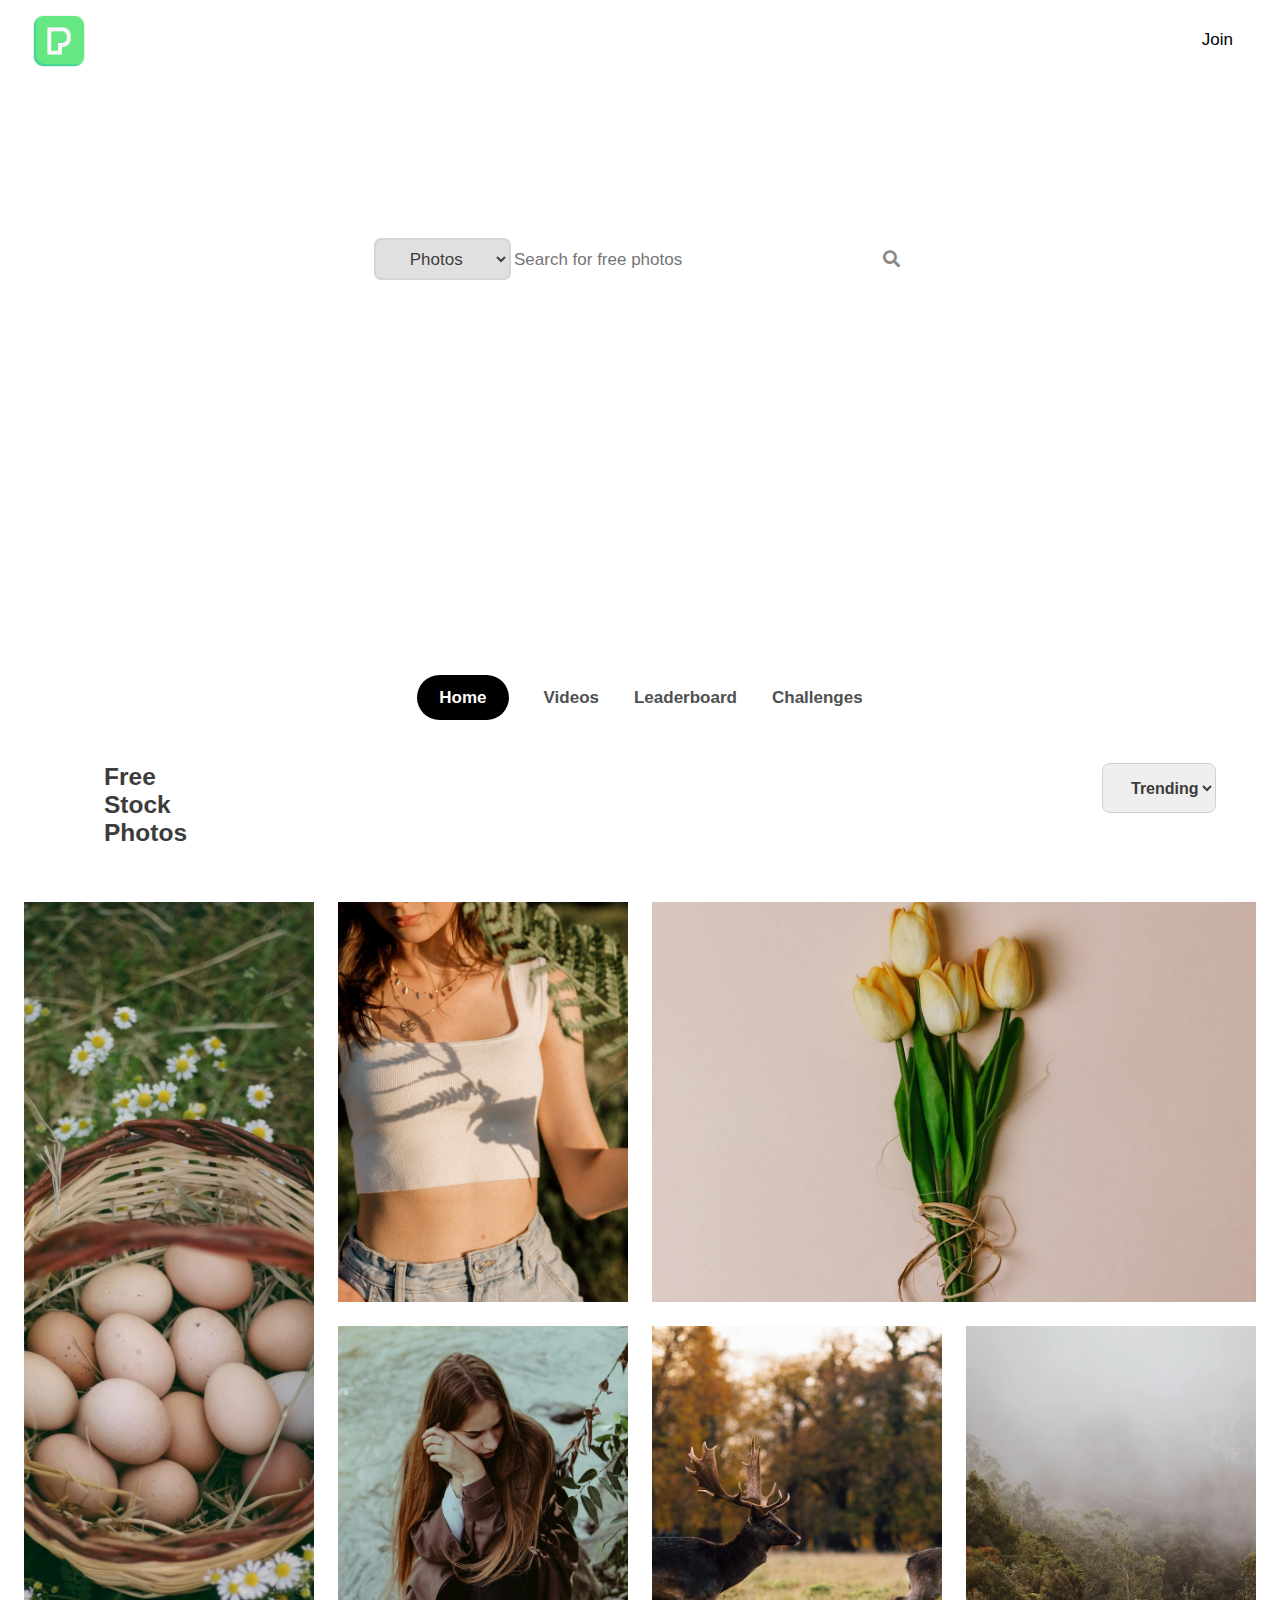
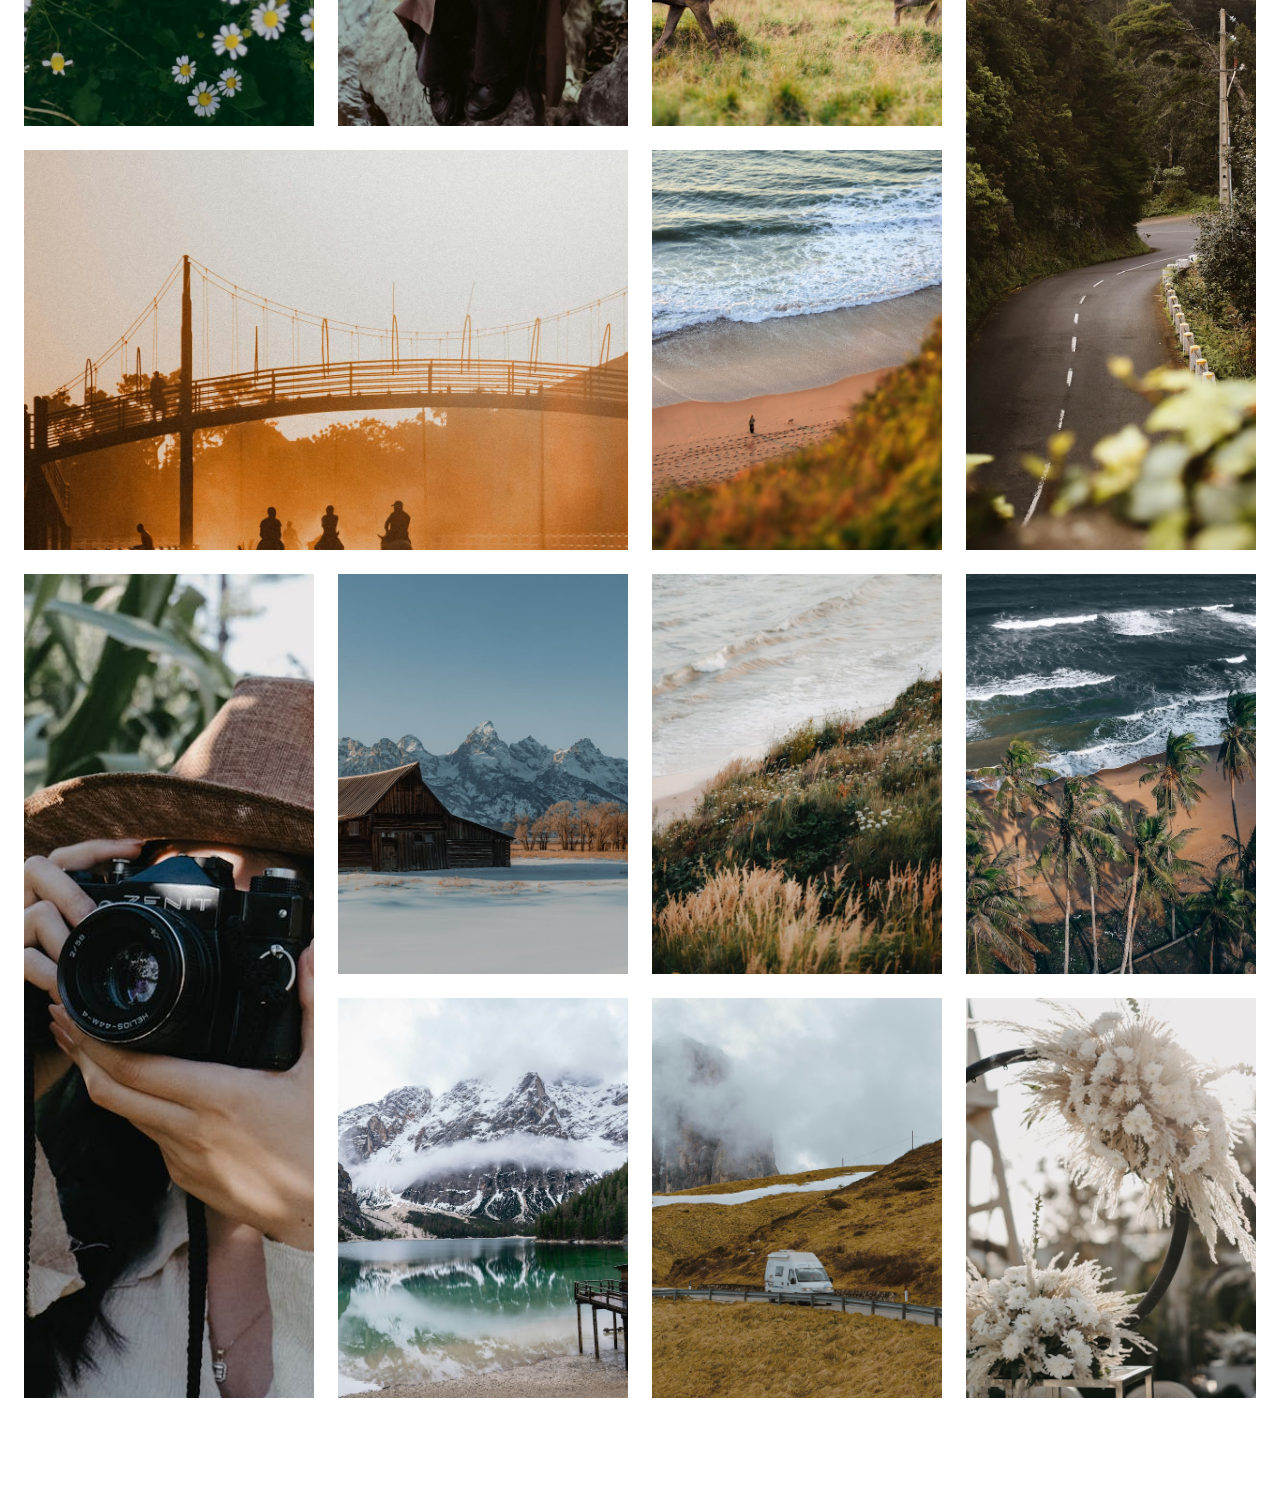
<file: index.html>
<!DOCTYPE html>
<html lang="en">
<head>
    <meta charset="UTF-8">
    <meta name="viewport" content="width=device-width, initial-scale=1.0">
    <title>Document</title>
    <link rel="stylesheet" href="style.css">
    <link rel="icon" href="./platform.png">
    <link rel="stylesheet" href="https://cdnjs.cloudflare.com/ajax/libs/font-awesome/5.15.3/css/all.min.css"/>
</head>
<body>
        <nav>
            <input type="checkbox" id="check">
      <label for="check" class="checkbtn">
        <i class="fas fa-bars"></i>
      </label>
          <label>
           <img src="./platform.png" alt="" id="logo2">
          </label>
          <label class="logo">Pexels</label>
          <ul>
            <li><a href="#"><select name="Explore" id="explore">
                <option value="0">Explore</option>
            </select></a></li>
            <li><a href="#">License</a></li>
            <li><a href="#">Upload</a></li>
            <li><a href="#"><img src="./more.png" alt="" id="logo3"></a></li>
            <li><a href="#" id="join">Join</a></li>
          </ul>
        </nav>
    <div class="a">
        <div class="para">
            <p>
                The best free stock photos,royalty free images & videos shared by creators.
            </p>
        </div>
        <div class="search">
            <input type="text" name="search" id="search" placeholder="Search for free photos">
            <select name="photo" id="photo">
                <option value="0">Photos</option>
            </select>
            <i class="fa fa-search"></i>
        </div>
        <div class="para2">
            <p>Trending: young model ai, Indian couple, full hd, mature hairy moms</p>
        </div>
    </div>
    <div class="b">
        <div class="container">
            <li><a href="./index.html" id="home">Home</a></li>
            <li><a href="./index2.html">Videos</a></li>
            <li><a href="./index3.html">Leaderboard</a></li>
            <li><a href="#">Challenges</a></li>
        </div>
        <div class="container2">
            <h1>Free Stock Photos</h1>
            <select name="Trending" id="trend">
                <option value="0">Trending</option>
                <option value="1">New</option>
            </select>
        </div>
        <div class="image-gallery">
            <img src="./images/img1.jpg" class="img-1">
                <i class="icon ion-md-expand"></i>
        </img>
            <img src="./images/img2.jpg" class="img-2">
                <i class="icon ion-md-expand"></i>
        </img>
            <img src="./images/img3.jpg" class="img-3">
                <i class="icon ion-md-expand"></i>
        </img>
            <img src="./images/img4.jpg" class="img-4">
                <i class="icon ion-md-expand"></i>
        </img>
            <img src="./images/img5.jpg" class="img-5">
                <i class="icon ion-md-expand"></i>
        </img>
            <img src="./images/img6.jpg" class="img-6">
                <i class="icon ion-md-expand"></i>
        </img>
            <img src="./images/img7.jpg" class="img-7">
                <i class="icon ion-md-expand"></i>
        </img>
            <img src="./images/img8.jpg" class="img-8">
                <i class="icon ion-md-expand"></i>
        </img>
            <img src="./images/img9.jpg" class="img-9">
                <i class="icon ion-md-expand"></i>
        </img>
            <img src="./images/img10.jpg" class="img-10">
                <i class="icon ion-md-expand"></i>
        </img>
            <img src="./images/img11.jpg" class="img-11">
                <i class="icon ion-md-expand"></i>
        </img>
            <img src="./images/img12.jpg" class="img-12">
                <i class="icon ion-md-expand"></i>
        </img>
            <img src="./images/img13.jpg" class="img-13">
                <i class="icon ion-md-expand"></i>
        </img>
            <img src="./images/img14.jpg" class="img-14">
                <i class="icon ion-md-expand"></i>
        </img>
            <img src="./images/img15.jpg" class="img-15">
                <i class="icon ion-md-expand"></i>
        </img>
        </div>
    </div>
</body>
</html>
</file>
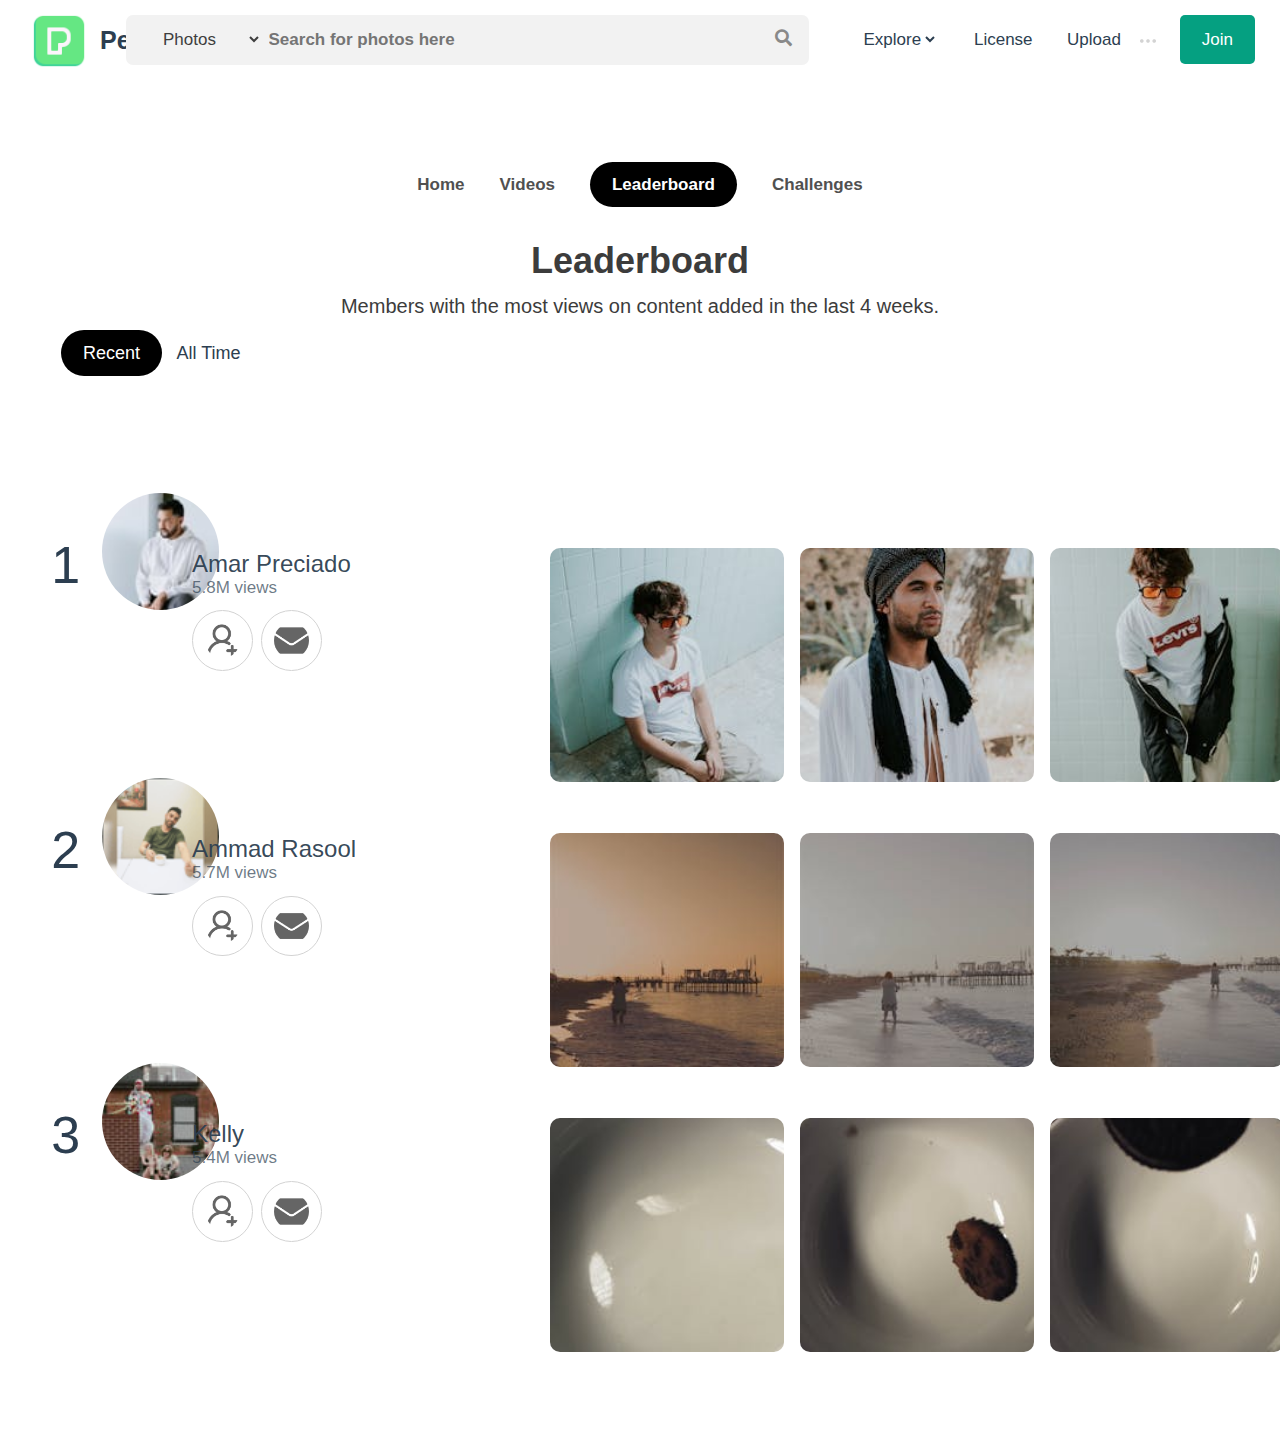
<file: index3.html>
<!DOCTYPE html>
<html lang="en">
<head>
    <meta charset="UTF-8">
    <meta name="viewport" content="width=device-width, initial-scale=1.0">
    <title>Document</title>
    <link rel="stylesheet" href="style3.css">
    <link rel="icon" href="./platform.png">
    <link rel="stylesheet" href="https://cdnjs.cloudflare.com/ajax/libs/font-awesome/5.15.3/css/all.min.css"/>
</head>
<body>
        <nav>
            <input type="checkbox" id="check">
      <label for="check" class="checkbtn">
        <i class="fas fa-bars"></i>
      </label>
          <label>
           <img src="./platform.png" alt="" id="logo2">
          </label>
          <label class="logo">Pexels</label>
          
          <ul>
          <div class="search">
            <input type="text" name="search" id="search" placeholder="Search for photos here">
            <select name="photo" id="photo">
              <option value="0">Photos</option>
            </select>
            <i class="fa fa-search"></i>
          </div>
            <li><a href="#"><select name="Explore" id="explore">
                <option value="0">Explore</option>
            </select></a></li>
            <li><a href="#">License</a></li>
            <li><a href="#">Upload</a></li>
            <li><a href="#"><img src="./more.png" alt="" id="logo3"></a></li>
            <li><a href="#" id="join">Join</a></li>
          </ul>
        </nav>
    <div class="a">
    </div>
    <div class="b">
        <div class="container">
            <li><a href="./index.html" id>Home</a></li>
            <li><a href="./index2.html">Videos</a></li>
            <li><a href="./index3.html" id="leaderboard">Leaderboard</a></li>
            <li><a href="#">Challenges</a></li>
        </div>
        <div class="container2">
            <h1>Leaderboard</h1>
            <p>Members with the most views on content added in the last 4 weeks.</p>
        </div>
        <div class="container3">
            <a href="#" id="recent">Recent</a>
            <a href="#">All Time</a>
        </div>
    </div>

    <div class="c">
     <div class="profile">
       <h1>1</h1>
       <img src="./profile/amar-preciado-259.jpeg" alt="">
       <h2>Amar Preciado</h2>
       <p>5.8M views</p>
       <img src="./profile/add.png" alt="" id="follow">
       <img src="./profile/email.png" alt="" id="email">

       <div class="contain">
        <img src="./profile/p1-1.jpeg" alt="">
        <img src="./profile/p1-2.jpeg" alt="">
        <img src="./profile/p1-3.jpeg" alt="">
        <img src="./profile/p1-3.jpeg" alt="">
       </div>
     </div>

     <div class="profile2">
       <h1>2</h1>
       <img src="./profile/ammad-960.png" alt="">
       <h2>Ammad Rasool</h2>
       <p>5.7M views</p>
       <img src="./profile/add.png" alt="" id="follow">
       <img src="./profile/email.png" alt="" id="email">

       <div class="contain">
        <img src="./profile/p2-1.jpeg" alt="">
        <img src="./profile/p2-2.jpeg" alt="">
        <img src="./profile/p2-3.jpeg" alt="">
        <img src="./profile/p2-3.jpeg" alt="">
       </div>
     </div>

     <div class="profile3">
       <h1>3</h1>
       <img src="./profile/kelly-523.jpeg" alt="">
       <h2>Kelly</h2>
       <p>5.4M views</p>
       <img src="./profile/add.png" alt="" id="follow">
       <img src="./profile/email.png" alt="" id="email">

       <div class="contain">
        <img src="./profile/p3-1.jpeg" alt="">
        <img src="./profile/p3-2.jpeg" alt="">
        <img src="./profile/p3-3.jpeg" alt="">
        <img src="./profile/p3-3.jpeg" alt="">
       </div>
     </div>
    </div>
</body>
</html>
</file>
<file: style.css>
*{
    margin: 0;
    padding: 0;
    box-sizing: border-box;
    font-family: 'Segoe UI', Tahoma, Geneva, Verdana, sans-serif;
}
html{
    scroll-behavior: smooth;
}
body{
    height: 1000px;
}
nav{
    height: 70px;
    width: 100%;
    position: absolute;
    z-index: 20;
  }
  #logo2{
    position: absolute;
    height: 62px;
    margin: 10px 28px;
    filter:saturate(2);
  }
  #logo3{
    position: absolute;
    height: 16px;
    margin-top: 33px;
    margin-left: -15px;
    filter: grayscale(100%) brightness(100);
  }
  label.logo{
    color: white;
    font-size: 25px;
    line-height: 80px;
    padding: 0 100px;
  }
  nav ul{
    float: right;
    margin-right: 20px;
  }
  nav ul li{
    display: inline-block;
    line-height: 80px;
    margin: 0 5px;
  }
  nav ul li a{
    color: white;
    font-size: 17px;
    padding: 7px 10px;
    border-radius: 3px;
    text-decoration: none;
    font-weight: 500;
  }
  .checkbtn{
    font-size: 30px;
    color: white;
    float: right;
    line-height: 80px;
    margin-right: 40px;
    cursor: pointer;
    display: none;
  }
  #explore{
    background-color: transparent;
    color: white;
    border: 2px solid transparent;
    font-size: 17px;
    font-weight: 500;
  }
  #join{
    color: black;
    background-color: white;
    padding: 13px 20px;
    border-radius: 5px;
    border: 2px solid transparent;
  }
  #check{
    display: none;
  }
.a{ 
    height: 72vh;
    width: 100%;
    background-repeat: no-repeat;
    background-size:cover;
    animation: background 120s infinite .2s ease-in-out;
}
@keyframes background {
  0%{
    background-image: linear-gradient(rgba(0, 0, 0, 0.305),rgba(0, 0, 0, 0.305)),url(./bg1.jpg);
  }
  15%{
    background-image: linear-gradient(rgba(0, 0, 0, 0.305),rgba(0, 0, 0, 0.305)),url(./bg2.jpg);
  }
  30%{
    background-image: linear-gradient(rgba(0, 0, 0, 0.305),rgba(0, 0, 0, 0.305)),url(./bg3.jpg);
  }
  45%{
    background-image: linear-gradient(rgba(0, 0, 0, 0.305),rgba(0, 0, 0, 0.305)),url(./bg4.jpg);
  }
  60%{
    background-image: linear-gradient(rgba(0, 0, 0, 0.305),rgba(0, 0, 0, 0.305)),url(./bg5.jpg);
  }
  75%{
    background-image: linear-gradient(rgba(0, 0, 0, 0.305),rgba(0, 0, 0, 0.305)),url(./bg6.jpg);
  }
  100%{
    background-image: linear-gradient(rgba(0, 0, 0, 0.305),rgba(0, 0, 0, 0.305)),url(./bg1.jpg);
  }
}
.para{
    display: flex;
    justify-content: center;
    align-items: center;
    height: 10%;
    width: 42%;
    background-color: transparent;
    position: absolute;
    margin: 11% 29%;
    color: white;
    font-size: 35px;
    font-weight: 600;
    line-height: 1.2;
}
#search{
    position: absolute;
    height: 50px;
    width: 42.4%;
    margin: 18.4% 29%;
    border-radius: 7px;
    border: 2px solid transparent;
    padding-left: 11%;
}
.fa-search{
    position: absolute;
    margin: 19.5% 69%;
    font-size: 17px;
    color: rgb(137, 137, 137);
    font-weight: lighter;
}
#search::placeholder{
    font-size: 17px;
}
#photo{
    position: absolute;
    margin: 18.6% 29.2%;
    font-weight: 500;
    padding: 8.6px 30px;
    border: 2px solid rgb(213, 213, 213);
    background-color: rgb(224, 224, 224);
    border-radius: 7px;
    font-size: 17px;
    color: rgb(62, 62, 62);
}
.para2{
    position: absolute;
    margin: 23.5% 29.4%;
    color: white;
    font-size: 17px;
    font-weight: 600;
}
.b{
  height: 130vh;
  width: 100%;
  max-width: 120rem;
  margin: auto;
  padding: 0 1.5rem;
}
.container{
  display: flex;
  justify-content: center;
  align-items: center;
  list-style: none;
  gap: 35px;
  margin-top: 40px;
  font-size: 17px;
}
.container a{
  text-decoration: none;
  list-style: none;
  color: rgb(80, 80, 80);
  font-weight: 600;
}
.container a:hover{
  color:brown;
}
nav a:hover{
  color:antiquewhite;
}
#explore:hover{
  color:antiquewhite;
  cursor: pointer;
}
.logo:hover{
  color:antiquewhite;
  cursor: pointer;
}
#join:hover{
  background-color: rgb(61, 61, 61);
  color: white;
}
#home{
  background-color: black;
  color: white;
  padding: 13px 22px;
  border-radius: 50px;
}
.container2{
  display: flex;
}
.container2 h1{
  color: rgb(60, 60, 60);
  font-size: 24.5px;
  font-weight: 600;
  margin: 55px 80px;
}
#trend{
  margin-left: 65%;
  margin-top: 55px;
  margin-right: 40px;
  height: 50px;
  width: 133px;
  padding-left: 24px;
  border: 1px solid rgb(207, 207, 207);
  border-radius: 8px;
  color: rgb(60, 60, 60);
  font-size: 16px;
  font-weight: 600;
}
.image-gallery{
  display: grid;
  grid-template-columns: 1fr 1fr 1fr 1fr;
  grid-template-rows: auto;
  grid-gap: 1.5rem;
  grid-template-areas: 'img-1 img-2 img-3 img-3'
                       'img-1 img-4 img-5 img-6'
                       'img-7 img-7 img-8 img-6'
                       'img-9 img-10 img-11 img-12'
                       'img-9 img-13 img-14 img-15';
                       
}
.image-gallery img{
  width: 100%;
  height: 25rem;
  background-position: center;
  background-repeat: no-repeat;
  background-size: cover;
  position: relative;
  display: flex;
  align-items: center;
  justify-content: center;
  object-fit: cover;
}
.image-gallery img i{
  font-size: 3rem;
  position: relative;
  z-index: 10;
  padding: 1rem 3rem;
  border: 2px solid rgba(255, 255, 255, .6);
  border-radius: .4rem;
  transition: opacity .5s;
}
.image-gallery img::before{
  content: '';
  position: absolute;
  width: 100%;
  height: 100%;
  top: 0;
  left: 0;
  background-color: rgba(0, 0, 0, .8);
  opacity: 0;
  transition: opacity .5s;
}
.image-gallery img:hover i,
.image-gallery img:hover::before{
  opacity: 1;
}
.image-gallery img:hover{
  opacity: .9;
  cursor: pointer;
  transition: .2s ease;

}
.img-1{
  grid-area: img-1;
  min-height: 51.5rem;
  background-image: url(./images/img1.jpg);
}
.img-2{
  grid-area: img-2;
  background-image: url(./images/img2.jpg);
}
.img-3{
  grid-area: img-3;
  background-image: url(./images/img3.jpg);
}
.img-4{
  grid-area: img-4;
  background-image: url(./images/img4.jpg);
}
.img-5{
  grid-area: img-5;
  background-image: url(./images/img5.jpg);
}
.img-6{
  grid-area: img-6;
  min-height: 51.5rem;
  background-image: url(./images/img6.jpg);
}
.img-7{
  grid-area: img-7;
  background-image: url(./images/img7.jpg);
}
.img-8{
  grid-area: img-8;
  background-image: url(./images/img8.jpg);
}
.img-9{
  grid-area: img-9;
  min-height: 51.5rem;
  background-image: url(./images/img9.jpg);
}
.img-10{
  grid-area: img-10;
  background-image: url(./images/img10.jpg);
}
.img-11{
  grid-area: img-11;
  background-image: url(./images/img11.jpg);
}
.img-12{
  grid-area: img-12;
  background-image: url(./images/img12.jpg);
}
.img-13{
  grid-area: img-13;
  background-image: url(./images/img13.jpg);
}
.img-14{
  grid-area: img-14;
  background-image: url(./images/img14.jpg);
}
.img-15{
  grid-area: img-15;
  background-image: url(./images/img15.jpg);
}


















@media (max-width: 952px){
    label.logo{
      font-size: 22px;
      padding-left: 50px;
    }
    nav ul li a{
      font-size: 16px;
    }
  }
  @media (max-width: 858px){
    .checkbtn{
      display: block;
    }
    ul{
      position: fixed;
      width: 100%;
      height: 100vh;
      background: #2c3e50;
      top: 80px;
      left: -100%;
      text-align: center;
      transition: all .5s;
    }
    nav ul li{
      display: block;
      margin: 50px 0;
      line-height: 30px;
    }
    nav ul li a{
      font-size: 20px;
    }
    a:hover,a.active{
      background: none;
      color:brown;
    }
    #check:checked ~ ul{
      left: 0;
    }
  }

  @media (max-width: 500px){
    .para2{
        margin-top: 93%;
        width: 80%;
        margin-left: 48px;
    }
    #search{
        margin-top: 72%;
        width: 80%;
        margin-left: 42px;
    }
    #photo{
        margin-top: 72.53%;
        margin-left: 46px;
        width: 24%;
        padding: 3% 2%;
        font-size: 15px;
        border-color: transparent;
    }
    #search::placeholder{
        padding-left: 60px;
        font-size: 15px;
    }
    .fa-search{
        margin-top: 76.12%;
        margin-left: 82%;
    }
    .para{
        margin-top: 40%;
        margin-left: 44px;
        font-size: 25px;
        width: 90%;
    }
    .a{
        height: 58vh;
    }
    .logo{
        margin-left: 40px;
    }
    #logo2{
        height: 54px;
        margin-top: 11.8px;
    }
    #explore{
        font-size: 20px;
    }
    #join{
        color: white;
        background-color: transparent;
        font-size: 20px;
    }
    #trend{
      position: absolute;
      margin-left:204px;
      padding-left: 5px;
      height: 40px;
      margin-top: 45px;
    }
    .container{
      margin-left: -10px;
      gap: 20px;
      font-size: 15px;
    }
    .container2 h1{
      font-size: 19px;
      margin-left: 5px;
    }
    .image-gallery{
      grid-template-areas: 
                       'img-1 img-1 img-1 img-1'
                       'img-2 img-2 img-2 img-2'
                       'img-3 img-3 img-3 img-3'
                       'img-4 img-4 img-4 img-4'
                       'img-5 img-5 img-5 img-5'
                       'img-6 img-6 img-6 img-6'
                       'img-7 img-7 img-7 img-7'
                       'img-8 img-8 img-8 img-8'
                       'img-9 img-9 img-9 img-9'
                       'img-10 img-10 img-10 img-10'
                       'img-11 img-11 img-11 img-11'
                       'img-12 img-12 img-12 img-12'
                       'img-13 img-13 img-13 img-13'
                       'img-14 img-14 img-14 img-14'
                       'img-15 img-15 img-15 img-15';

    }
    .image-gallery img{
      height: 20rem;
    }
    .img-1{
      min-height: 10rem;
    }
    .img-6{
      min-height: 10rem;
    }
    .img-12{
      min-height: 10rem;
    }
  }
</file>
<file: style3.css>
*{
    margin: 0;
    padding: 0;
    box-sizing: border-box;
    font-family: 'Segoe UI', Tahoma, Geneva, Verdana, sans-serif;
}
html{
    scroll-behavior: smooth;
}
body{
    height: 1000px;
}
nav{
    height: 70px;
    width: 100%;
    position: absolute;
    z-index: 20;
  }
  #logo2{
    position: absolute;
    height: 62px;
    margin: 10px 28px;
    filter:saturate(2);
  }
  #logo3{
    position: absolute;
    height: 16px;
    margin-top: 33px;
    margin-left: -15px;
    filter: saturate(100);
    filter: grayscale(100);
  }
  label.logo{
    color:#2c3e50;
    font-size: 25px;
    line-height: 80px;
    padding: 0 100px;
    font-weight: 600;
  }
  nav ul{
    float: right;
    margin-right: 20px;
  }
  nav ul li{
    display: inline-block;
    line-height: 80px;
    margin: 0 5px;
  }
  nav ul li a{
    font-size: 17px;
    padding: 7px 10px;
    border-radius: 3px;
    text-decoration: none;
    font-weight: 500;
    color: #2c3e50;
  }
  .checkbtn{
    font-size: 30px;
    color:#2c3e50;
    float: right;
    line-height: 80px;
    margin-right: 40px;
    cursor: pointer;
    display: none;
  }
  #explore{
    background-color: transparent;
    color:#2c3e50;
    border: 2px solid transparent;
    font-size: 17px;
    font-weight: 500;
  }
  #join{
    color:white;
    background: #05a081;
    padding: 13px 20px;
    border-radius: 5px;
    border: 2px solid transparent;
  }
  #check{
    display: none;
  }
.a{ 
    height: 15vh;
    width: 100%;
    background-color: transparent;
}
.para{
    display: flex;
    justify-content: center;
    align-items: center;
    height: 10%;
    width: 42%;
    background-color: transparent;
    position: absolute;
    margin: 11% 29%;
    color: white;
    font-size: 35px;
    font-weight: 600;
    line-height: 1.2;
}
#search{
    position: absolute;
    height: 50px;
    width: 53.4%;
    margin: 1.2% -56%;
    border-radius: 7px;
    border: 2px solid transparent;
    padding-left: 11%;
    background-color: #f2f2f2;
}
.fa-search{
    position: absolute;
    margin: 2.29% -5.3%;
    font-size: 17px;
    color: rgb(137, 137, 137);
    font-weight: lighter;
}
#search::placeholder{
    font-size: 17px;
    font-weight: 600;
}
#photo{
    position: absolute;
    margin: 1.4% -55.9%;
    font-weight: 500;
    padding: 8.6px 30px;
    border: 2px solid transparent;
    background-color: transparent;
    border-radius: 7px;
    font-size: 17px;
    color: rgb(62, 62, 62);
}
.para2{
    position: absolute;
    margin: 23.5% 29.4%;
    color: white;
    font-size: 17px;
    font-weight: 600;
}
.b{
  height: 40vh;
  width: 100%;
  max-width: 120rem;
  margin: auto;
  padding: 0 1.5rem;
}
.container{
  display: flex;
  justify-content: center;
  align-items: center;
  list-style: none;
  gap: 35px;
  margin-top: 40px;
  font-size: 17px;
}
.container a{
  text-decoration: none;
  list-style: none;
  color: rgb(80, 80, 80);
  font-weight: 600;
}
.container a:hover{
  color:brown;
}
nav a:hover{
  color:#05a081;
}
#explore:hover{
  color:#05a081;
  cursor: pointer;
}
.logo:hover{
  color:#05a081;
  cursor: pointer;
}
#join:hover{
  background-color: rgb(61, 61, 61);
  color: white;
}
#leaderboard{
  background-color: black;
  color: white;
  padding: 13px 22px;
  border-radius: 50px;
}
.container2{
  display: flex;
  justify-content: center;
}
.container2 h1{
  color: rgb(60, 60, 60);
  font-size: 36px;
  font-weight: 600;
  position: absolute;
  margin-top: 45px;
}
.container2 p{
    position: absolute;
    margin-top: 100px;
    font-size: 20px;
    color: rgb(60, 60, 60);
}
.container3{
    height: 10%;
    width: 15%;
    margin-top: 12%;
    margin-left: 3%;
}
#recent{
    background-color: black;
    color: white;
    padding: 13px 22px;
    border-radius: 50px;
    text-decoration: none;
    font-size: 18px;
}
.container3 a:nth-child(2){
    color: #2c3e50;
    background-color: transparent;
    text-decoration: none;
    font-size: 18px;
    font-weight: 500;
    padding-left: 10px;
}
.c{
    height: 100vh;
    width: 100%;
    position: relative;
}
.profile{
    position: relative;
    height: 26%;
    width: 100%;
    /* background-color: #05a081; */
}
.profile2{
    height: 26%;
    width: 100%;
    /* background-color: #05a081; */
    position: relative;
    margin-top: 4%;
}
.profile3{
    height: 26%;
    width: 100%;
    /* background-color: #05a081; */
    position: relative;
    margin-top: 4%;
}
.c h1{
    color: #2c3e50;
    font-weight: 400;
    font-size: 52px;
    margin-left: 4%;
}
.c img{
    height: 50%;
    border-radius: 50%;
    object-fit: contain;
    margin-left: 8%;
    margin-top: -8%;
}
.c img:hover{
    filter: brightness(70%);
    transition: .2s ease;
    cursor: pointer;
}
.c h2{
    color:#2c3e50f2;
    font-weight: 500;
    margin-left: 15%;
    margin-top: -5%;
}
.c p{
    color: #2c3e50b0;
    font-size: 17px;
    margin-left: 15%;
    font-weight: 500;
}
#follow{
    height: 26%;
    margin-left: 15%;
    margin-top: 1%;
    background-color: transparent;
    border: 1px solid rgb(181, 181, 181);
    padding: 12px 12px;
    opacity: .6;
}
#email{
    height: 26%;
    margin-left: 0.3%;
    margin-top: 1%;
    background-color: transparent;
    border: 1px solid rgb(181, 181, 181);
    padding: 12px 12px;
    opacity: .6;
}
#follow:hover,#email:hover{
    cursor: pointer;
    border: 1px solid rgb(57, 57, 57);
}
.contain{
    height: 100%;
    display: flex;
    margin-left: 38%;
    margin-top: -5%;
}
.contain img{
    border-radius: 10px;
    height: 100%;
    margin-right: -6%;
}
.contain img:nth-child(4){
    filter: brightness(30%);
}
.contain img:hover{
    cursor: pointer;
    filter: brightness(70%);
    transition: .2s ease;
}





















@media (max-width: 952px){
    label.logo{
      font-size: 22px;
      padding-left: 50px;
    }
    nav ul li a{
      font-size: 16px;
    }
  }
  @media (max-width: 858px){
    .checkbtn{
      display: block;
    }
    ul{
      position: absolute;
      width: 100%;
      height: 100vh;
      background: #2c3e50;
      top: 80px;
      left: -100%;
      text-align: center;
      transition: all .5s;
    }
    nav ul li{
      display: block;
      margin: 50px 0;
      line-height: 30px;
    }
    nav ul li a{
      font-size: 20px;
    }
    a:hover,a.active{
      background: none;
      color:brown;
    }
    #check:checked ~ ul{
      left: 0;
    }
  }

  @media (max-width: 500px){
    .para2{
        margin-top: 93%;
        width: 80%;
        margin-left: 48px;
    }
    #search{
        width: 80%;
        margin-left: 42px;
    }
    #photo{
        margin-left: 46px;
        width: 24%;
        padding: 3% 2%;
        font-size: 15px;
        border-color: transparent;
    }
    #search::placeholder{
        padding-left: 60px;
        font-size: 15px;
    }
    .para{
        margin-top: 40%;
        margin-left: 44px;
        font-size: 25px;
        width: 90%;
    }
    .a{
        height: 58vh;
    }
    .logo{
        margin-left: 25px;
    }
    #logo2{
        height: 54px;
        margin-top: 11.8px;
        margin-left: 4%;
    }
    #explore{
        font-size: 20px;
    }
    #join{
        color: white;
        background-color: transparent;
        font-size: 20px;
    }
    
    .container{
      margin-left: -10px;
      gap: 20px;
      font-size: 15px;
    }
    .container2 h1{
      font-size: 19px;
      margin-left: 5px;
    }
    .contain{
      overflow: scroll;
      margin-top: -58.7%;
      margin-left: 50%;
      object-fit: contain;
    }
    .contain img{
      height: 80%;
      width: 80%;
    }
    #search{
      margin-top: -16.3%;
      margin-left: 88%;
      width: 40%;
      height: 6%;
    }
    #photo{
      margin-top: -16%;
      margin-left: 88%;
    }
    .fa-search{
      margin-top:  -12.6%;
      position: absolute;
      margin-left: 141%;
    }
    nav ul li a{
      color: white;
    }
    #explore{
      color: white;
    }
    .a{
      height: 10vh;
    }
    .container{
      margin-left: 0%;
      font-size: 16.3px;
    }
    .container3{
      margin-top: 55%;
      width: 70%;
      margin-left: -1%;
    }
    .container2 h1{
      font-size: 35px;
    }
    .container2 p{
      font-size: 17px;
      margin-left: 5.3%;
      margin-top: 27%;
    }
    .c{
      margin-top: -7%;
    }
    .profile img,.profile2 img,.profile3 img{
      margin-left: 15%;
      margin-top: -19%;
    }
    .profile h2,.profile2 h2,.profile3 h2{
      margin-top: 3%;
      font-size: 20px;
    }
    .profile p,.profile2 p,.profile3 p{
      font-size: 15px;
    }
    .fa-bars{
      margin-left: -21.5%;
    }
    #follow,#email{
      height: 20%;
      margin-top: 3%;
    }
    .profile2,.profile3{
      margin-top: 10%;
    }
  }
</file>
